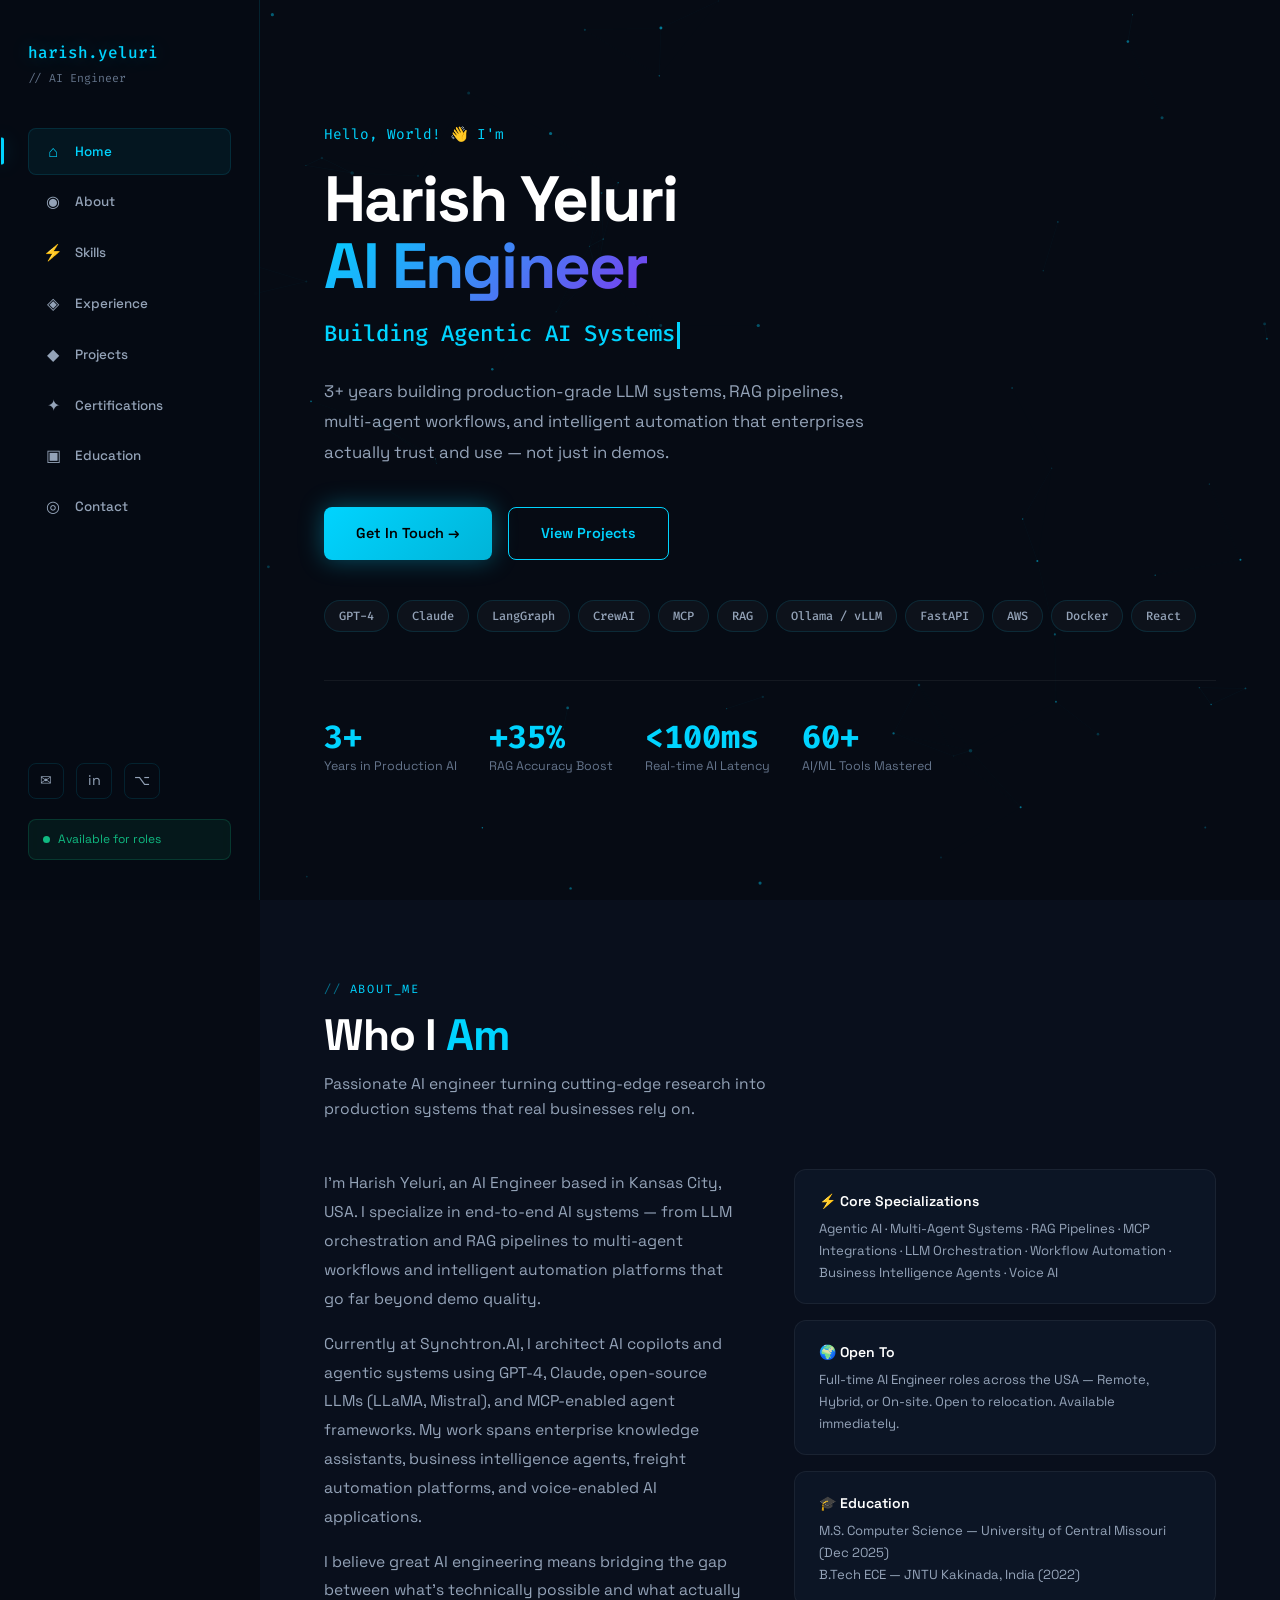
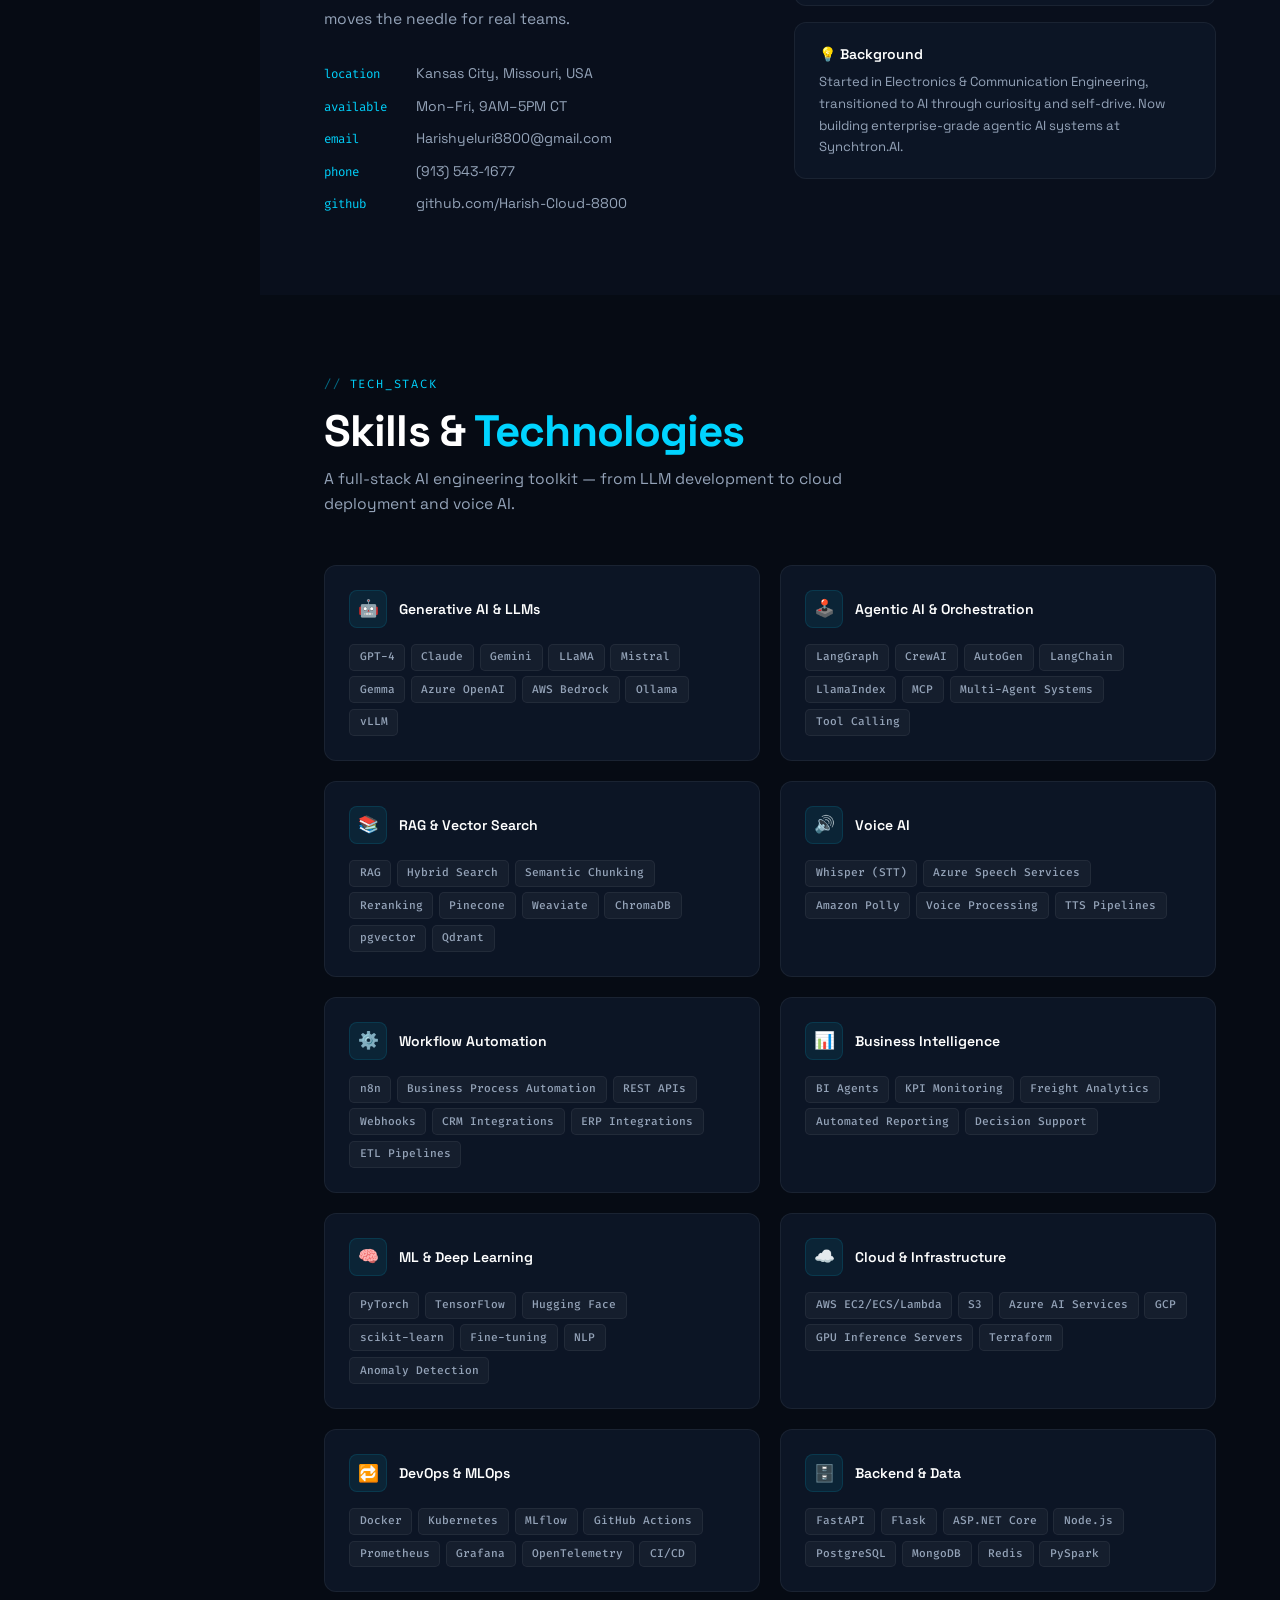
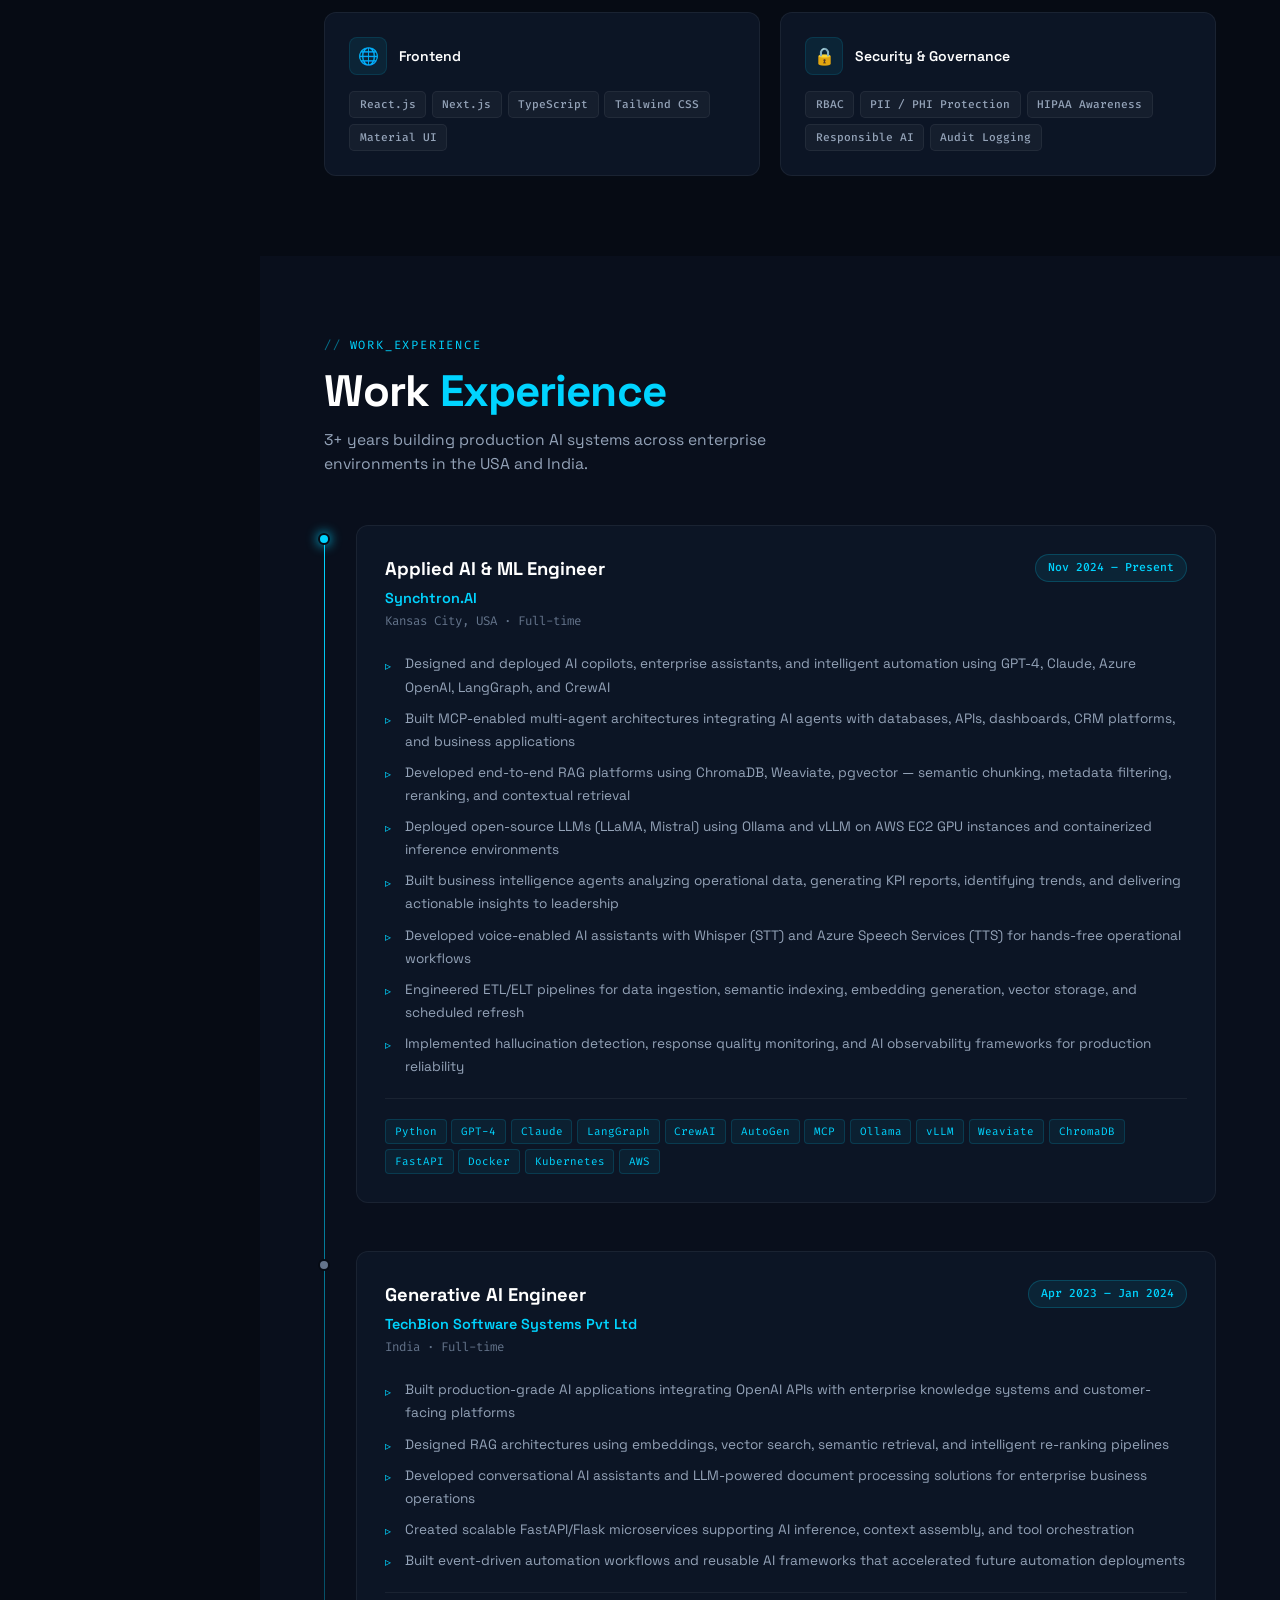
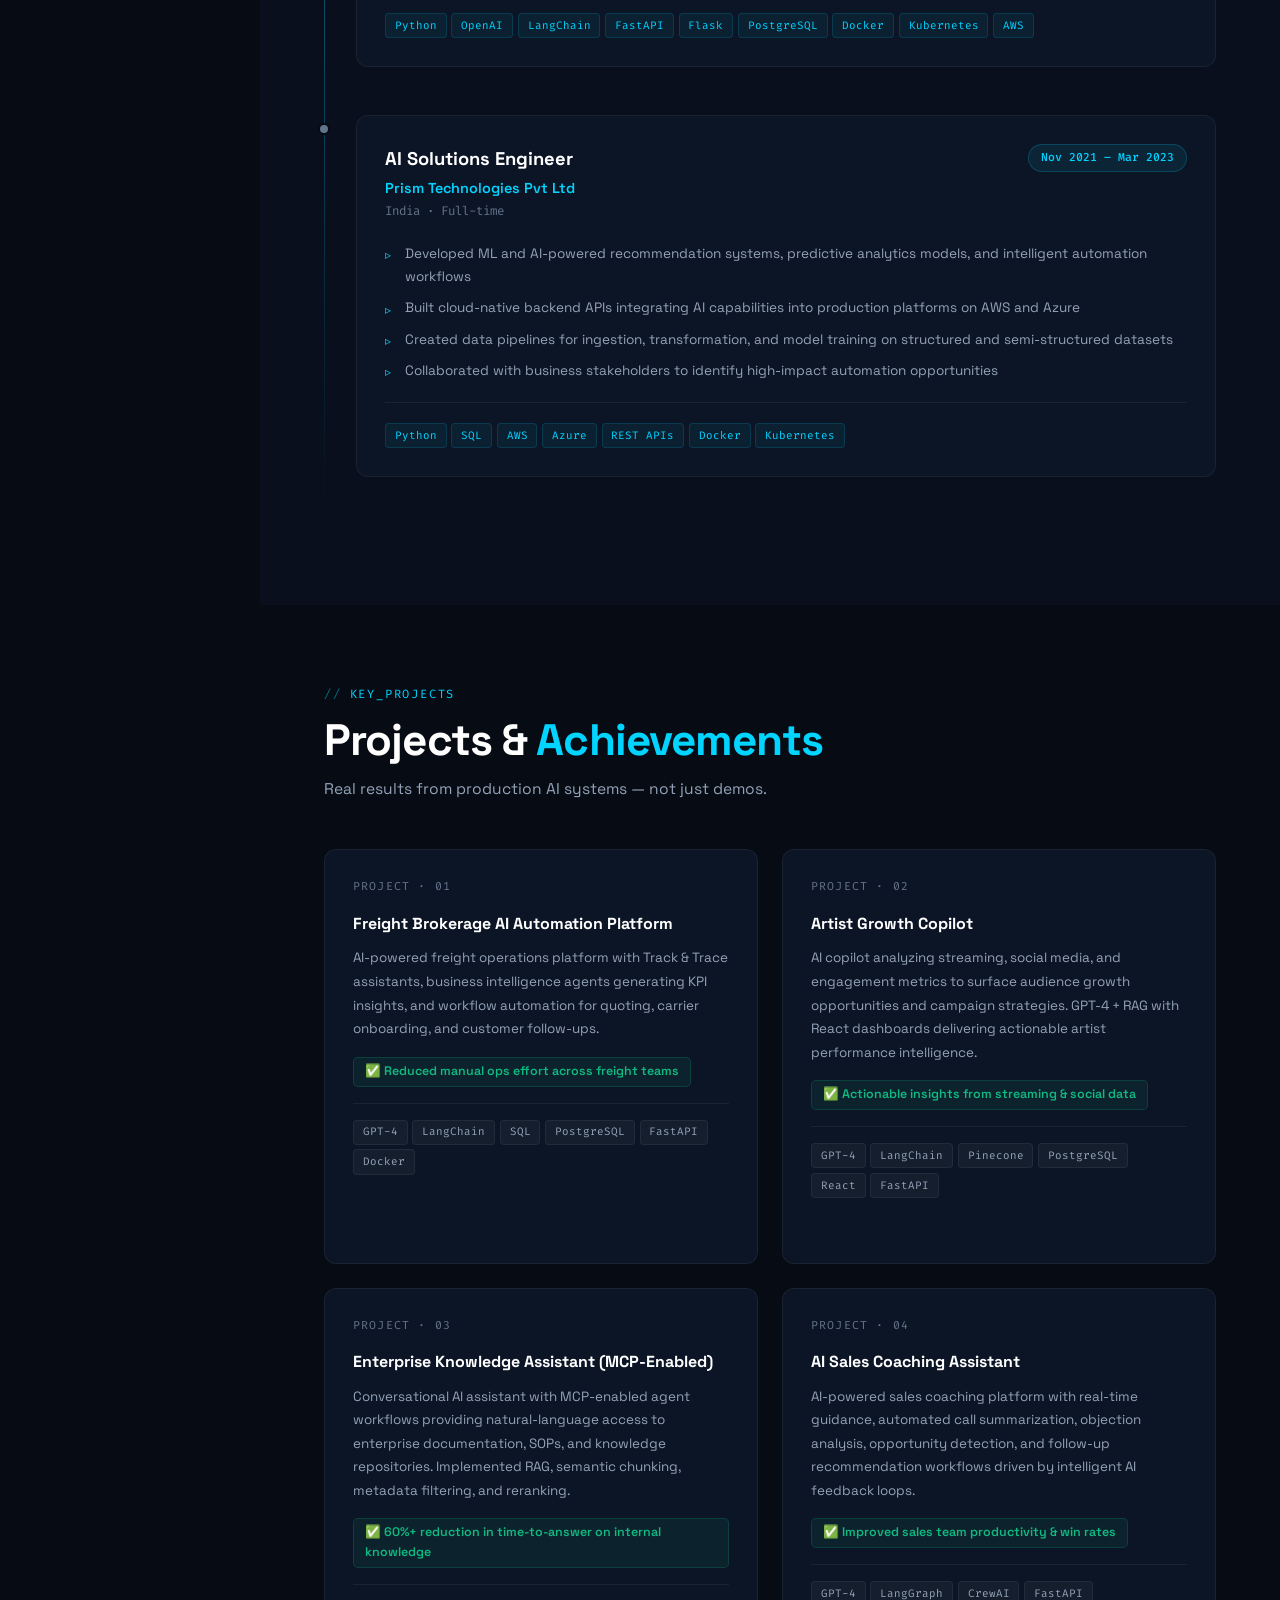
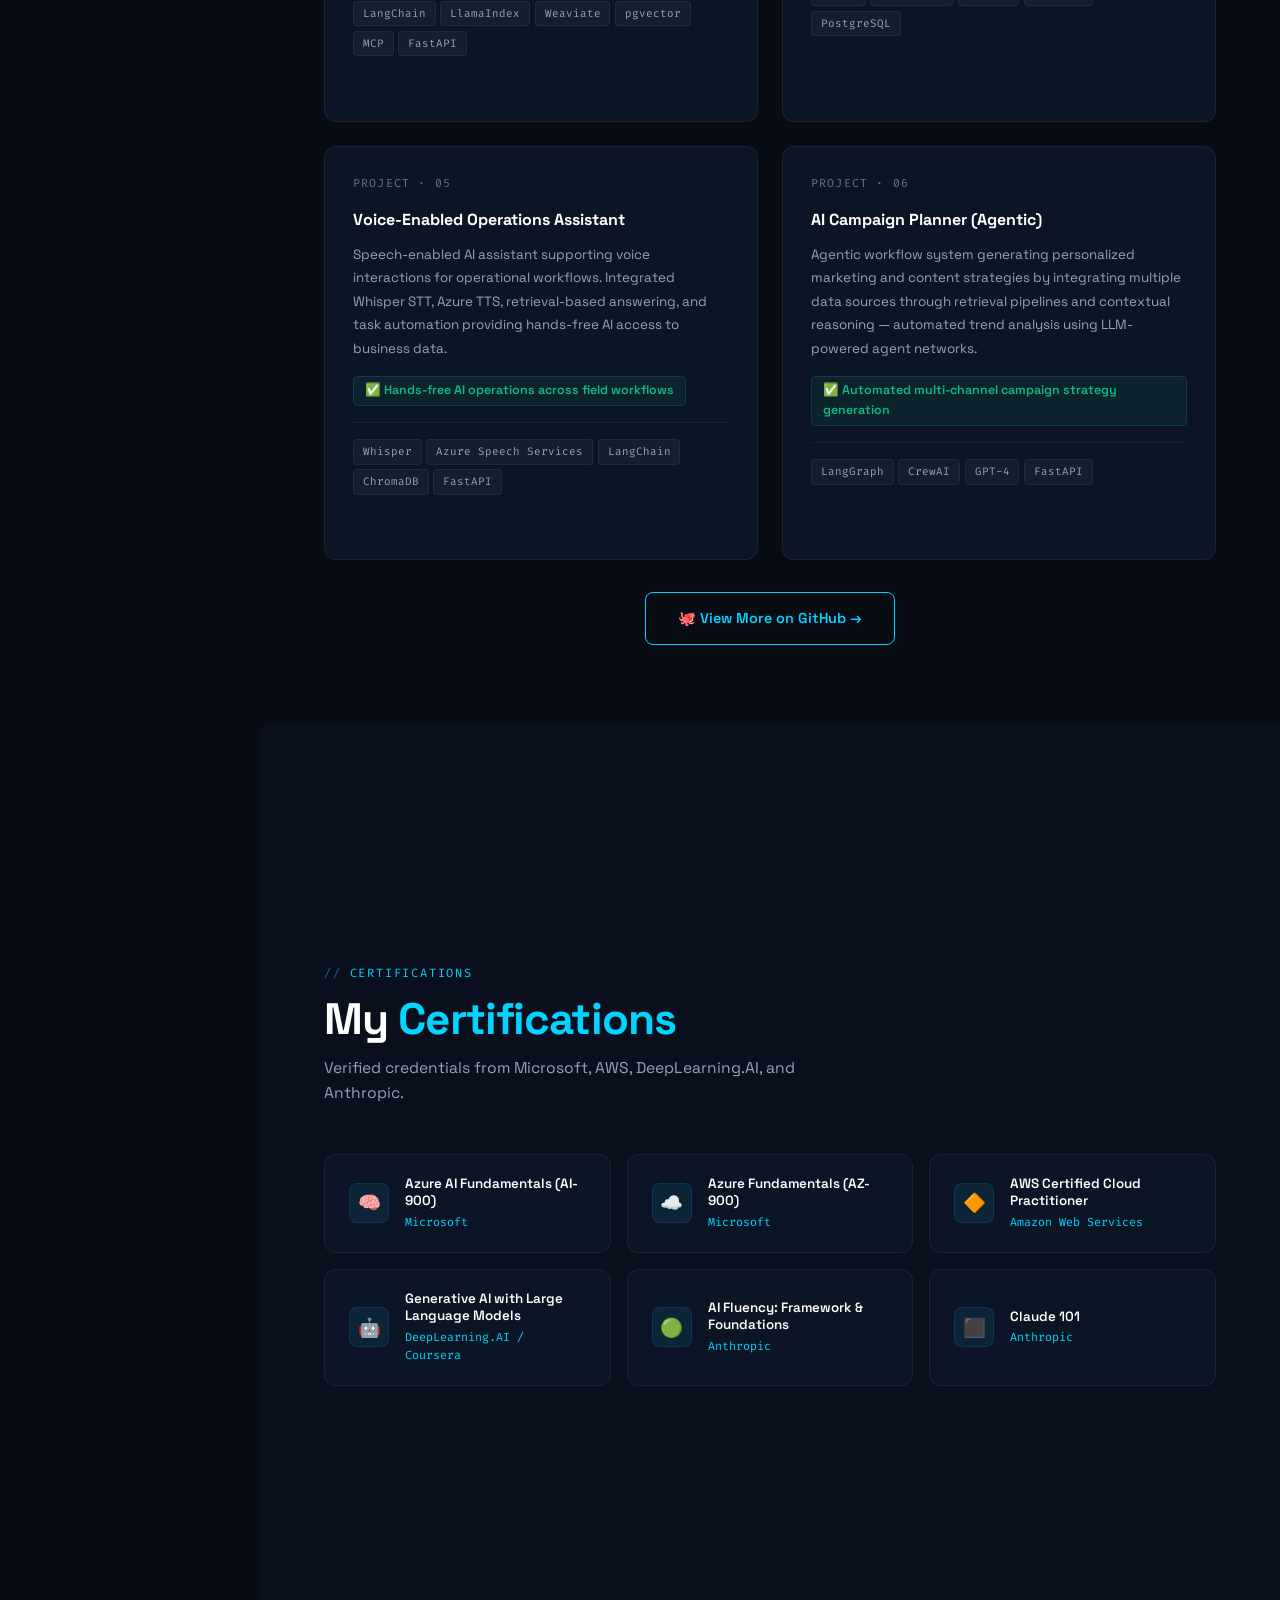
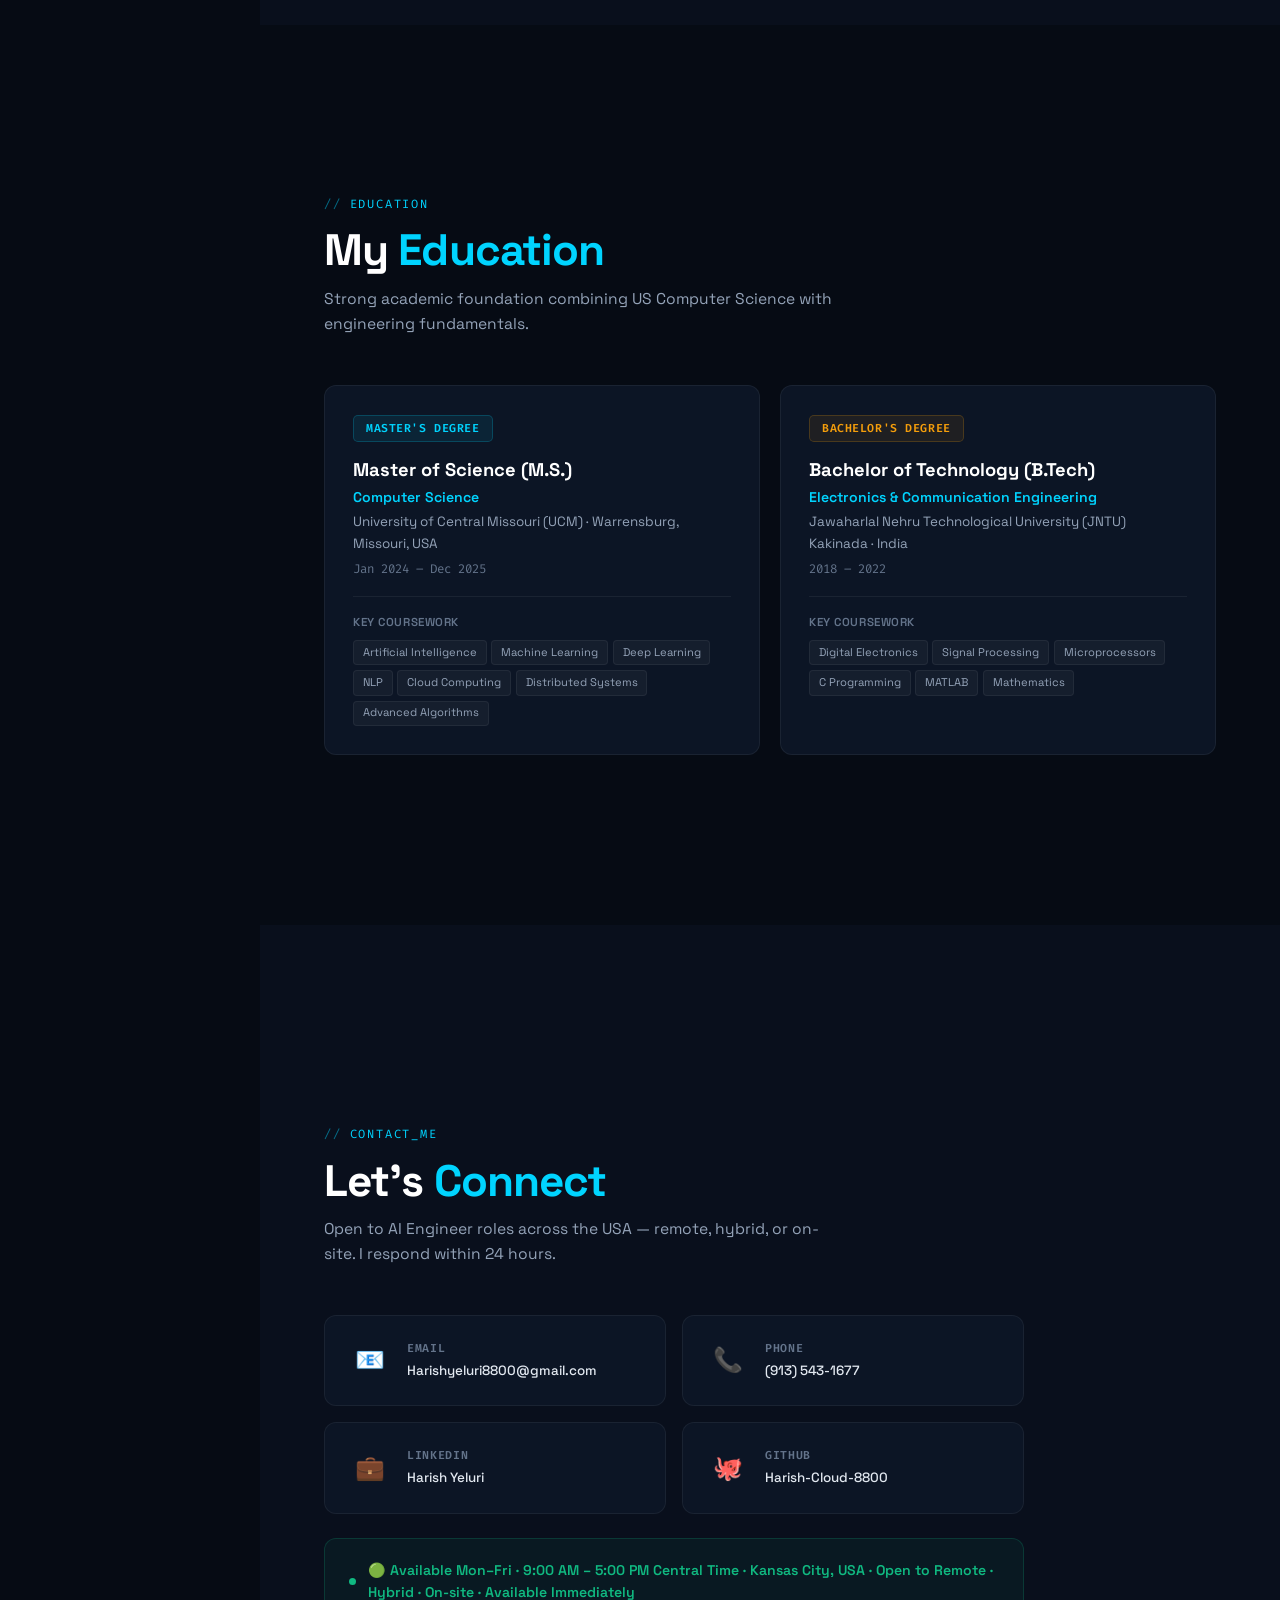
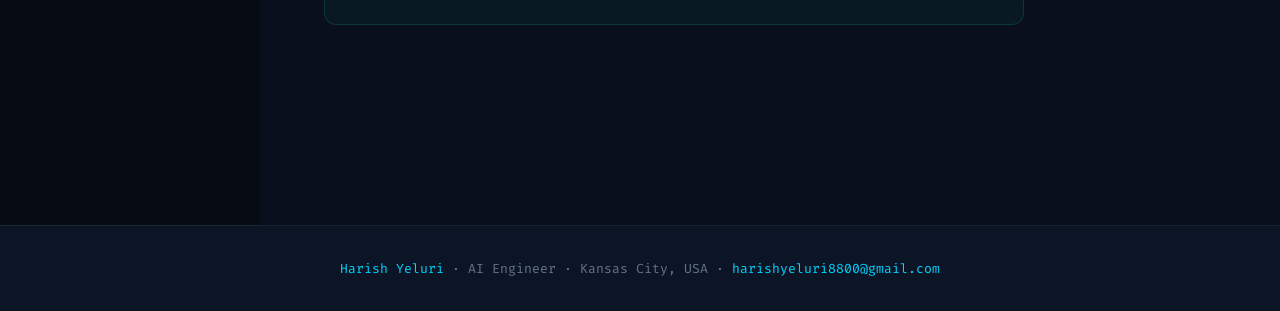
<file: Harish_Yeluri_Portfolio_Dark.html>
<!DOCTYPE html>
<html lang="en">
<head>
<meta charset="UTF-8">
<meta name="viewport" content="width=device-width, initial-scale=1.0">
<title>Harish Yeluri — AI Engineer</title>
<link href="https://fonts.googleapis.com/css2?family=Space+Grotesk:wght@300;400;500;600;700&family=Fira+Code:wght@400;500&display=swap" rel="stylesheet">
<style>
*,*::before,*::after{box-sizing:border-box;margin:0;padding:0}

:root{
  --bg:#060b14;
  --bg2:#0c1525;
  --bg3:#111d30;
  --cyan:#00d4ff;
  --cyan2:#00b4d8;
  --purple:#7c3aed;
  --green:#10b981;
  --amber:#f59e0b;
  --pink:#ec4899;
  --text:#e2e8f0;
  --text2:#94a3b8;
  --text3:#64748b;
  --border:rgba(0,212,255,0.12);
  --border2:rgba(255,255,255,0.06);
  --glow:0 0 20px rgba(0,212,255,0.3);
  --glow2:0 0 40px rgba(0,212,255,0.15);
  --radius:12px;
  --nav:260px;
}

html{scroll-behavior:smooth}
body{font-family:'Space Grotesk',sans-serif;background:var(--bg);color:var(--text);line-height:1.6;overflow-x:hidden}
::selection{background:rgba(0,212,255,0.2);color:var(--cyan)}
::-webkit-scrollbar{width:4px}
::-webkit-scrollbar-track{background:var(--bg)}
::-webkit-scrollbar-thumb{background:var(--cyan);border-radius:2px}

/* ── CANVAS PARTICLES ── */
#particles{position:fixed;top:0;left:0;width:100%;height:100%;z-index:0;pointer-events:none}

/* ── SIDEBAR NAV ── */
.sidebar{
  position:fixed;left:0;top:0;bottom:0;width:var(--nav);
  background:rgba(6,11,20,0.95);
  backdrop-filter:blur(20px);
  border-right:1px solid var(--border);
  display:flex;flex-direction:column;
  padding:2.5rem 1.75rem;
  z-index:100;
}
.sidebar-logo{
  font-family:'Fira Code',monospace;
  font-size:1rem;font-weight:500;
  color:var(--cyan);
  margin-bottom:0.25rem;
  text-shadow:var(--glow);
}
.sidebar-tagline{font-size:0.72rem;color:var(--text3);margin-bottom:2.5rem;font-family:'Fira Code',monospace}
.nav-links{list-style:none;display:flex;flex-direction:column;gap:0.25rem;flex:1}
.nav-links a{
  display:flex;align-items:center;gap:0.75rem;
  text-decoration:none;
  padding:0.6rem 0.875rem;
  border-radius:8px;
  font-size:0.84rem;font-weight:500;
  color:var(--text2);
  transition:all 0.2s;
  position:relative;
  border:1px solid transparent;
}
.nav-links a:hover,.nav-links a.active{
  color:var(--cyan);
  background:rgba(0,212,255,0.06);
  border-color:var(--border);
}
.nav-links a.active::before{
  content:'';position:absolute;left:-1.75rem;top:50%;transform:translateY(-50%);
  width:3px;height:60%;background:var(--cyan);border-radius:0 2px 2px 0;
  box-shadow:var(--glow);
}
.nav-icon{font-size:1rem;width:20px;text-align:center}
.sidebar-social{display:flex;gap:0.75rem;margin-top:2rem}
.s-link{
  width:36px;height:36px;border-radius:8px;
  border:1px solid var(--border);
  display:flex;align-items:center;justify-content:center;
  color:var(--text2);text-decoration:none;font-size:0.9rem;
  transition:all 0.2s;
}
.s-link:hover{color:var(--cyan);border-color:var(--cyan);box-shadow:var(--glow);background:rgba(0,212,255,0.06)}
.sidebar-avail{
  margin-top:1.25rem;
  padding:0.625rem 0.875rem;
  border-radius:8px;
  background:rgba(16,185,129,0.08);
  border:1px solid rgba(16,185,129,0.2);
  font-size:0.75rem;color:var(--green);
  display:flex;align-items:center;gap:0.5rem;
}
.avail-dot{width:7px;height:7px;background:var(--green);border-radius:50%;animation:pulse2 2s infinite;flex-shrink:0}
@keyframes pulse2{0%,100%{opacity:1;transform:scale(1)}50%{opacity:0.5;transform:scale(1.3)}}

/* ── MAIN CONTENT ── */
main{margin-left:var(--nav);position:relative;z-index:1}
section{min-height:100vh;padding:5rem 4rem;display:flex;flex-direction:column;justify-content:center}
section:nth-child(even){background:rgba(12,21,37,0.5)}

/* ── EYEBROW ── */
.eyebrow{
  font-family:'Fira Code',monospace;
  font-size:0.75rem;color:var(--cyan);
  letter-spacing:0.15em;text-transform:uppercase;
  margin-bottom:0.75rem;
  display:flex;align-items:center;gap:0.5rem;
}
.eyebrow::before{content:'//';opacity:0.5}
.section-h{
  font-size:clamp(1.8rem,3.5vw,2.75rem);
  font-weight:700;
  color:#fff;
  line-height:1.1;
  letter-spacing:-0.02em;
  margin-bottom:0.75rem;
}
.section-h span{color:var(--cyan)}
.section-desc{font-size:0.975rem;color:var(--text2);max-width:520px;margin-bottom:3rem}

/* ── HERO ── */
#home{
  min-height:100vh;
  padding:4rem 4rem;
  display:flex;flex-direction:column;justify-content:center;
  position:relative;
}
.hero-pre{
  font-family:'Fira Code',monospace;
  font-size:0.9rem;color:var(--cyan);
  margin-bottom:1.25rem;
  opacity:0;animation:fadeUp 0.6s 0.2s forwards;
}
.hero-h1{
  font-size:clamp(2.5rem,5vw,4.5rem);
  font-weight:700;
  line-height:1.05;
  letter-spacing:-0.03em;
  color:#fff;
  margin-bottom:1rem;
  opacity:0;animation:fadeUp 0.6s 0.4s forwards;
}
.hero-h1 .grad{
  background:linear-gradient(135deg,var(--cyan) 0%,var(--purple) 100%);
  -webkit-background-clip:text;-webkit-text-fill-color:transparent;background-clip:text;
}
.hero-typing-wrap{
  font-size:1.4rem;font-weight:500;color:var(--text);
  margin-bottom:1.75rem;
  height:2rem;
  opacity:0;animation:fadeUp 0.6s 0.6s forwards;
  font-family:'Fira Code',monospace;
}
#typed-text{color:var(--cyan)}
.cursor{display:inline-block;width:3px;height:1.2em;background:var(--cyan);margin-left:2px;vertical-align:middle;animation:blink 1s step-end infinite}
@keyframes blink{0%,100%{opacity:1}50%{opacity:0}}
.hero-desc{
  font-size:1.05rem;color:var(--text2);
  max-width:560px;line-height:1.8;
  margin-bottom:2.5rem;
  opacity:0;animation:fadeUp 0.6s 0.8s forwards;
}
.hero-actions{
  display:flex;gap:1rem;flex-wrap:wrap;
  opacity:0;animation:fadeUp 0.6s 1s forwards;
}
.btn-glow{
  padding:0.875rem 2rem;border-radius:8px;
  font-size:0.9rem;font-weight:600;text-decoration:none;
  background:linear-gradient(135deg,var(--cyan),var(--cyan2));
  color:#000;
  transition:all 0.25s;display:inline-flex;align-items:center;gap:0.5rem;
  box-shadow:0 0 24px rgba(0,212,255,0.35);
}
.btn-glow:hover{transform:translateY(-2px);box-shadow:0 0 40px rgba(0,212,255,0.55)}
.btn-outline{
  padding:0.875rem 2rem;border-radius:8px;
  font-size:0.9rem;font-weight:600;text-decoration:none;
  background:transparent;color:var(--cyan);
  border:1.5px solid var(--cyan);
  transition:all 0.25s;display:inline-flex;align-items:center;gap:0.5rem;
}
.btn-outline:hover{background:rgba(0,212,255,0.07);transform:translateY(-2px);box-shadow:var(--glow)}
.hero-chips{
  display:flex;flex-wrap:wrap;gap:0.5rem;
  margin-top:2.5rem;
  opacity:0;animation:fadeUp 0.6s 1.1s forwards;
}
.hchip{
  padding:0.35rem 0.875rem;border-radius:100px;
  font-size:0.75rem;font-weight:500;
  font-family:'Fira Code',monospace;
  border:1px solid var(--border);
  color:var(--text2);background:rgba(255,255,255,0.03);
  transition:all 0.2s;cursor:default;
}
.hchip:hover{border-color:var(--cyan);color:var(--cyan);background:rgba(0,212,255,0.05)}

/* ── HERO STATS ── */
.hero-stats{
  display:flex;gap:2rem;flex-wrap:wrap;
  margin-top:3rem;padding-top:2.5rem;
  border-top:1px solid var(--border2);
  opacity:0;animation:fadeUp 0.6s 1.2s forwards;
}
.stat{text-align:left}
.stat-num{font-size:2rem;font-weight:700;color:var(--cyan);font-family:'Fira Code',monospace;line-height:1}
.stat-lbl{font-size:0.78rem;color:var(--text3);margin-top:0.25rem}

@keyframes fadeUp{from{opacity:0;transform:translateY(20px)}to{opacity:1;transform:translateY(0)}}

/* ── ABOUT ── */
.about-grid{display:grid;grid-template-columns:1fr 1fr;gap:3rem;align-items:start}
.about-text p{font-size:0.975rem;color:var(--text2);line-height:1.85;margin-bottom:1rem}
.about-meta{margin-top:1.75rem;display:flex;flex-direction:column;gap:0.6rem}
.am-row{display:flex;gap:0.75rem;align-items:baseline;font-size:0.875rem}
.am-key{color:var(--cyan);font-family:'Fira Code',monospace;font-size:0.78rem;min-width:80px;flex-shrink:0}
.am-val{color:var(--text2)}
.about-cards{display:flex;flex-direction:column;gap:1rem}
.about-card{
  padding:1.25rem 1.5rem;
  border-radius:var(--radius);
  background:var(--bg2);
  border:1px solid var(--border2);
  transition:border-color 0.2s,box-shadow 0.2s;
}
.about-card:hover{border-color:var(--border);box-shadow:var(--glow2)}
.ac-title{font-weight:600;font-size:0.875rem;color:#fff;margin-bottom:0.35rem;display:flex;align-items:center;gap:0.5rem}
.ac-body{font-size:0.82rem;color:var(--text2);line-height:1.65}

/* ── SKILLS ── */
.skills-grid{display:grid;grid-template-columns:repeat(auto-fit,minmax(300px,1fr));gap:1.25rem}
.skill-card{
  padding:1.5rem;border-radius:var(--radius);
  background:var(--bg2);border:1px solid var(--border2);
  transition:all 0.2s;
}
.skill-card:hover{border-color:var(--border);transform:translateY(-3px);box-shadow:var(--glow2)}
.sc-head{display:flex;align-items:center;gap:0.75rem;margin-bottom:1rem}
.sc-icon{
  width:38px;height:38px;border-radius:8px;
  display:flex;align-items:center;justify-content:center;font-size:1.05rem;
  background:rgba(0,212,255,0.08);border:1px solid var(--border);
}
.sc-name{font-weight:600;font-size:0.875rem;color:#fff}
.sc-tags{display:flex;flex-wrap:wrap;gap:0.35rem}
.sc-tag{
  padding:0.22rem 0.6rem;border-radius:5px;
  font-size:0.7rem;font-weight:500;
  font-family:'Fira Code',monospace;
  background:rgba(255,255,255,0.04);
  border:1px solid var(--border2);
  color:var(--text2);
  transition:all 0.15s;
}
.sc-tag:hover{border-color:var(--cyan);color:var(--cyan)}

/* ── EXPERIENCE ── */
.exp-timeline{position:relative;padding-left:2rem}
.exp-timeline::before{
  content:'';position:absolute;left:0;top:10px;bottom:0;
  width:1px;
  background:linear-gradient(180deg,var(--cyan) 0%,transparent 100%);
}
.exp-item{position:relative;margin-bottom:3rem}
.exp-dot{
  position:absolute;left:-2.375rem;top:8px;
  width:12px;height:12px;border-radius:50%;
  background:var(--cyan);
  box-shadow:0 0 12px var(--cyan);
  border:2px solid var(--bg);
}
.exp-dot.past{background:var(--text3);box-shadow:none}
.exp-card{
  padding:1.75rem;border-radius:var(--radius);
  background:var(--bg2);border:1px solid var(--border2);
  transition:all 0.2s;
}
.exp-card:hover{border-color:var(--border);box-shadow:var(--glow2)}
.exp-top{display:flex;justify-content:space-between;align-items:flex-start;flex-wrap:wrap;gap:0.5rem;margin-bottom:0.2rem}
.exp-role{font-size:1.15rem;font-weight:700;color:#fff}
.exp-badge{
  font-family:'Fira Code',monospace;
  font-size:0.72rem;font-weight:500;
  color:var(--cyan);
  background:rgba(0,212,255,0.08);
  border:1px solid rgba(0,212,255,0.2);
  padding:0.22rem 0.75rem;border-radius:100px;white-space:nowrap;
}
.exp-co{font-size:0.9rem;font-weight:600;color:var(--cyan);margin-bottom:0.15rem}
.exp-loc{font-size:0.78rem;color:var(--text3);margin-bottom:1.25rem;font-family:'Fira Code',monospace}
.exp-bullets{list-style:none;display:flex;flex-direction:column;gap:0.5rem}
.exp-bullets li{
  font-size:0.85rem;color:var(--text2);line-height:1.7;
  padding-left:1.25rem;position:relative;
}
.exp-bullets li::before{content:'▹';position:absolute;left:0;color:var(--cyan);font-size:0.75rem;top:0.2rem}
.exp-stack{margin-top:1.25rem;padding-top:1.25rem;border-top:1px solid var(--border2);display:flex;flex-wrap:wrap;gap:0.3rem}
.exp-tag{
  padding:0.18rem 0.55rem;border-radius:4px;
  font-size:0.68rem;font-family:'Fira Code',monospace;
  background:rgba(0,212,255,0.06);
  border:1px solid rgba(0,212,255,0.15);
  color:var(--cyan);
}

/* ── PROJECTS ── */
.projects-grid{display:grid;grid-template-columns:repeat(auto-fit,minmax(320px,1fr));gap:1.5rem}
.proj-card{
  padding:1.75rem;border-radius:var(--radius);
  background:var(--bg2);border:1px solid var(--border2);
  transition:all 0.25s;position:relative;overflow:hidden;
  display:block;text-decoration:none;cursor:pointer;
}
.proj-card::before{
  content:'';position:absolute;top:0;left:0;right:0;height:1px;
  background:linear-gradient(90deg,transparent,var(--cyan),transparent);
  transform:scaleX(0);transform-origin:center;
  transition:transform 0.35s ease;
}
.proj-card:hover{border-color:var(--border);transform:translateY(-4px);box-shadow:0 20px 60px rgba(0,0,0,0.4),var(--glow2)}
.proj-card:hover::before{transform:scaleX(1)}
.proj-num{
  font-family:'Fira Code',monospace;
  font-size:0.72rem;color:var(--text3);
  margin-bottom:0.875rem;letter-spacing:0.1em;
}
.proj-title{font-size:1rem;font-weight:700;color:#fff;margin-bottom:0.625rem}
.proj-desc{font-size:0.84rem;color:var(--text2);line-height:1.75;margin-bottom:1rem}
.proj-result{
  display:inline-flex;align-items:center;gap:0.35rem;
  font-size:0.78rem;font-weight:600;color:var(--green);
  background:rgba(16,185,129,0.08);
  border:1px solid rgba(16,185,129,0.2);
  padding:0.25rem 0.7rem;border-radius:5px;
  margin-bottom:1rem;
}
.proj-tech{display:flex;flex-wrap:wrap;gap:0.3rem;padding-top:1rem;border-top:1px solid var(--border2)}
.proj-tag{
  padding:0.18rem 0.55rem;border-radius:4px;
  font-size:0.68rem;font-family:'Fira Code',monospace;
  background:rgba(255,255,255,0.04);
  border:1px solid var(--border2);color:var(--text2);
}
.proj-gh{
  display:inline-flex;align-items:center;gap:0.35rem;
  font-size:0.75rem;font-weight:600;
  color:var(--cyan);font-family:'Fira Code',monospace;
  margin-top:1rem;
  opacity:0;transition:opacity 0.2s;
}
.proj-card:hover .proj-gh{opacity:1}

/* ── CERTS ── */
.certs-grid{display:grid;grid-template-columns:repeat(auto-fit,minmax(260px,1fr));gap:1rem}
.cert-card{
  padding:1.25rem 1.5rem;border-radius:var(--radius);
  background:var(--bg2);border:1px solid var(--border2);
  display:flex;align-items:center;gap:1rem;
  transition:all 0.2s;
}
.cert-card:hover{border-color:var(--border);box-shadow:var(--glow2)}
.cert-icon{
  width:40px;height:40px;border-radius:8px;
  display:flex;align-items:center;justify-content:center;
  font-size:1.15rem;flex-shrink:0;
  background:rgba(0,212,255,0.08);border:1px solid var(--border);
}
.cert-name{font-size:0.84rem;font-weight:600;color:#fff;line-height:1.3}
.cert-issuer{font-size:0.73rem;color:var(--cyan);margin-top:0.2rem;font-family:'Fira Code',monospace}

/* ── EDUCATION ── */
.edu-grid{display:grid;grid-template-columns:1fr 1fr;gap:1.25rem}
.edu-card{
  padding:1.75rem;border-radius:var(--radius);
  background:var(--bg2);border:1px solid var(--border2);
  transition:all 0.2s;
}
.edu-card:hover{border-color:var(--border);box-shadow:var(--glow2)}
.edu-pill{
  display:inline-block;
  padding:0.22rem 0.75rem;border-radius:5px;
  font-size:0.72rem;font-weight:600;font-family:'Fira Code',monospace;
  text-transform:uppercase;letter-spacing:0.05em;margin-bottom:1rem;
  background:rgba(0,212,255,0.08);border:1px solid rgba(0,212,255,0.2);
  color:var(--cyan);
}
.edu-pill.gold{background:rgba(245,158,11,0.08);border-color:rgba(245,158,11,0.2);color:var(--amber)}
.edu-deg{font-size:1.15rem;font-weight:700;color:#fff;margin-bottom:0.2rem;line-height:1.3}
.edu-field{font-size:0.88rem;font-weight:600;color:var(--cyan);margin-bottom:0.2rem}
.edu-uni{font-size:0.84rem;color:var(--text2);margin-bottom:0.375rem}
.edu-date{font-size:0.78rem;color:var(--text3);font-family:'Fira Code',monospace}
.edu-courses{margin-top:1rem;padding-top:1rem;border-top:1px solid var(--border2)}
.edu-ct{font-size:0.72rem;font-weight:600;color:var(--text3);text-transform:uppercase;letter-spacing:0.05em;margin-bottom:0.5rem}
.edu-tags{display:flex;flex-wrap:wrap;gap:0.3rem}
.edu-tag{padding:0.18rem 0.55rem;border-radius:4px;font-size:0.7rem;background:rgba(255,255,255,0.04);border:1px solid var(--border2);color:var(--text2)}

/* ── CONTACT ── */
.contact-inner{max-width:700px}
.contact-grid{display:grid;grid-template-columns:repeat(2,1fr);gap:1rem;margin-bottom:1.5rem}
.cc{
  padding:1.5rem;border-radius:var(--radius);
  background:var(--bg2);border:1px solid var(--border2);
  text-decoration:none;transition:all 0.2s;
  display:flex;align-items:center;gap:1rem;
}
.cc:hover{border-color:var(--cyan);box-shadow:var(--glow);transform:translateY(-2px)}
.cc-icon{font-size:1.5rem;width:42px;text-align:center}
.cc-label{font-size:0.72rem;font-weight:600;color:var(--text3);text-transform:uppercase;letter-spacing:0.06em;font-family:'Fira Code',monospace}
.cc-val{font-size:0.84rem;color:var(--text);font-weight:500;margin-top:0.1rem}
.avail-box{
  padding:1.25rem 1.5rem;border-radius:var(--radius);
  background:rgba(16,185,129,0.06);
  border:1px solid rgba(16,185,129,0.2);
  color:var(--green);font-weight:600;font-size:0.88rem;
  display:flex;align-items:center;gap:0.75rem;
  line-height:1.6;
}

/* ── FOOTER ── */
footer{
  margin-left:0;
  background:var(--bg2);
  border-top:1px solid var(--border2);
  text-align:center;padding:2rem;
  color:var(--text3);font-size:0.82rem;
  font-family:'Fira Code',monospace;
}
footer span{color:var(--cyan)}

/* ── SCROLL FADE ── */
.fade-in{opacity:0;transform:translateY(24px);transition:opacity 0.65s ease,transform 0.65s ease}
.fade-in.visible{opacity:1;transform:translateY(0)}

/* ── RESPONSIVE ── */
@media(max-width:900px){
  :root{--nav:0px}
  .sidebar{display:none}
  main{margin-left:0}
  section{padding:4rem 1.5rem}
  .about-grid,.edu-grid{grid-template-columns:1fr}
  .contact-grid{grid-template-columns:1fr}
  .hero-stats{gap:1.25rem}
}
</style>
</head>
<body>

<canvas id="particles"></canvas>

<!-- SIDEBAR -->
<aside class="sidebar">
  <div class="sidebar-logo">harish.yeluri</div>
  <div class="sidebar-tagline">// AI Engineer</div>
  <ul class="nav-links">
    <li><a href="#home" class="active"><span class="nav-icon">⌂</span> Home</a></li>
    <li><a href="#about"><span class="nav-icon">◉</span> About</a></li>
    <li><a href="#skills"><span class="nav-icon">⚡</span> Skills</a></li>
    <li><a href="#experience"><span class="nav-icon">◈</span> Experience</a></li>
    <li><a href="#projects"><span class="nav-icon">◆</span> Projects</a></li>
    <li><a href="#certifications"><span class="nav-icon">✦</span> Certifications</a></li>
    <li><a href="#education"><span class="nav-icon">▣</span> Education</a></li>
    <li><a href="#contact"><span class="nav-icon">◎</span> Contact</a></li>
  </ul>
  <div class="sidebar-social">
    <a class="s-link" href="mailto:Harishyeluri8800@gmail.com" title="Email">✉</a>
    <a class="s-link" href="https://www.linkedin.com/in/harish8800/" target="_blank" title="LinkedIn">in</a>
    <a class="s-link" href="https://github.com/Harish-Cloud-8800" target="_blank" title="GitHub">⌥</a>
  </div>
  <div class="sidebar-avail">
    <div class="avail-dot"></div>
    <div>Available for roles</div>
  </div>
</aside>

<!-- MAIN -->
<main>

<!-- HOME -->
<section id="home">
  <p class="hero-pre">Hello, World! 👋  I'm</p>
  <h1 class="hero-h1">Harish Yeluri<br><span class="grad">AI Engineer</span></h1>
  <div class="hero-typing-wrap">
    <span id="typed-text"></span><span class="cursor"></span>
  </div>
  <p class="hero-desc">3+ years building production-grade LLM systems, RAG pipelines, multi-agent workflows, and intelligent automation that enterprises actually trust and use — not just in demos.</p>
  <div class="hero-actions">
    <a href="#contact" class="btn-glow">Get In Touch →</a>
    <a href="#projects" class="btn-outline">View Projects</a>
  </div>
  <div class="hero-chips">
    <span class="hchip">GPT-4</span>
    <span class="hchip">Claude</span>
    <span class="hchip">LangGraph</span>
    <span class="hchip">CrewAI</span>
    <span class="hchip">MCP</span>
    <span class="hchip">RAG</span>
    <span class="hchip">Ollama / vLLM</span>
    <span class="hchip">FastAPI</span>
    <span class="hchip">AWS</span>
    <span class="hchip">Docker</span>
    <span class="hchip">React</span>
  </div>
  <div class="hero-stats">
    <div class="stat"><div class="stat-num">3+</div><div class="stat-lbl">Years in Production AI</div></div>
    <div class="stat"><div class="stat-num">+35%</div><div class="stat-lbl">RAG Accuracy Boost</div></div>
    <div class="stat"><div class="stat-num">&lt;100ms</div><div class="stat-lbl">Real-time AI Latency</div></div>
    <div class="stat"><div class="stat-num">60+</div><div class="stat-lbl">AI/ML Tools Mastered</div></div>
  </div>
</section>

<!-- ABOUT -->
<section id="about">
  <div class="fade-in">
    <div class="eyebrow">about_me</div>
    <h2 class="section-h">Who I <span>Am</span></h2>
    <p class="section-desc">Passionate AI engineer turning cutting-edge research into production systems that real businesses rely on.</p>
  </div>
  <div class="about-grid fade-in">
    <div class="about-text">
      <p>I'm Harish Yeluri, an AI Engineer based in Kansas City, USA. I specialize in end-to-end AI systems — from LLM orchestration and RAG pipelines to multi-agent workflows and intelligent automation platforms that go far beyond demo quality.</p>
      <p>Currently at Synchtron.AI, I architect AI copilots and agentic systems using GPT-4, Claude, open-source LLMs (LLaMA, Mistral), and MCP-enabled agent frameworks. My work spans enterprise knowledge assistants, business intelligence agents, freight automation platforms, and voice-enabled AI applications.</p>
      <p>I believe great AI engineering means bridging the gap between what's technically possible and what actually moves the needle for real teams.</p>
      <div class="about-meta">
        <div class="am-row"><span class="am-key">location</span><span class="am-val">Kansas City, Missouri, USA</span></div>
        <div class="am-row"><span class="am-key">available</span><span class="am-val">Mon–Fri, 9AM–5PM CT</span></div>
        <div class="am-row"><span class="am-key">email</span><span class="am-val">Harishyeluri8800@gmail.com</span></div>
        <div class="am-row"><span class="am-key">phone</span><span class="am-val">(913) 543-1677</span></div>
        <div class="am-row"><span class="am-key">github</span><span class="am-val">github.com/Harish-Cloud-8800</span></div>
      </div>
    </div>
    <div class="about-cards">
      <div class="about-card">
        <div class="ac-title">⚡ Core Specializations</div>
        <div class="ac-body">Agentic AI · Multi-Agent Systems · RAG Pipelines · MCP Integrations · LLM Orchestration · Workflow Automation · Business Intelligence Agents · Voice AI</div>
      </div>
      <div class="about-card">
        <div class="ac-title">🌍 Open To</div>
        <div class="ac-body">Full-time AI Engineer roles across the USA — Remote, Hybrid, or On-site. Open to relocation. Available immediately.</div>
      </div>
      <div class="about-card">
        <div class="ac-title">🎓 Education</div>
        <div class="ac-body">M.S. Computer Science — University of Central Missouri (Dec 2025)<br>B.Tech ECE — JNTU Kakinada, India (2022)</div>
      </div>
      <div class="about-card">
        <div class="ac-title">💡 Background</div>
        <div class="ac-body">Started in Electronics & Communication Engineering, transitioned to AI through curiosity and self-drive. Now building enterprise-grade agentic AI systems at Synchtron.AI.</div>
      </div>
    </div>
  </div>
</section>

<!-- SKILLS -->
<section id="skills">
  <div class="fade-in">
    <div class="eyebrow">tech_stack</div>
    <h2 class="section-h">Skills & <span>Technologies</span></h2>
    <p class="section-desc">A full-stack AI engineering toolkit — from LLM development to cloud deployment and voice AI.</p>
  </div>
  <div class="skills-grid fade-in">
    <div class="skill-card">
      <div class="sc-head"><div class="sc-icon">🤖</div><div class="sc-name">Generative AI & LLMs</div></div>
      <div class="sc-tags"><span class="sc-tag">GPT-4</span><span class="sc-tag">Claude</span><span class="sc-tag">Gemini</span><span class="sc-tag">LLaMA</span><span class="sc-tag">Mistral</span><span class="sc-tag">Gemma</span><span class="sc-tag">Azure OpenAI</span><span class="sc-tag">AWS Bedrock</span><span class="sc-tag">Ollama</span><span class="sc-tag">vLLM</span></div>
    </div>
    <div class="skill-card">
      <div class="sc-head"><div class="sc-icon">🕹️</div><div class="sc-name">Agentic AI & Orchestration</div></div>
      <div class="sc-tags"><span class="sc-tag">LangGraph</span><span class="sc-tag">CrewAI</span><span class="sc-tag">AutoGen</span><span class="sc-tag">LangChain</span><span class="sc-tag">LlamaIndex</span><span class="sc-tag">MCP</span><span class="sc-tag">Multi-Agent Systems</span><span class="sc-tag">Tool Calling</span></div>
    </div>
    <div class="skill-card">
      <div class="sc-head"><div class="sc-icon">📚</div><div class="sc-name">RAG & Vector Search</div></div>
      <div class="sc-tags"><span class="sc-tag">RAG</span><span class="sc-tag">Hybrid Search</span><span class="sc-tag">Semantic Chunking</span><span class="sc-tag">Reranking</span><span class="sc-tag">Pinecone</span><span class="sc-tag">Weaviate</span><span class="sc-tag">ChromaDB</span><span class="sc-tag">pgvector</span><span class="sc-tag">Qdrant</span></div>
    </div>
    <div class="skill-card">
      <div class="sc-head"><div class="sc-icon">🔊</div><div class="sc-name">Voice AI</div></div>
      <div class="sc-tags"><span class="sc-tag">Whisper (STT)</span><span class="sc-tag">Azure Speech Services</span><span class="sc-tag">Amazon Polly</span><span class="sc-tag">Voice Processing</span><span class="sc-tag">TTS Pipelines</span></div>
    </div>
    <div class="skill-card">
      <div class="sc-head"><div class="sc-icon">⚙️</div><div class="sc-name">Workflow Automation</div></div>
      <div class="sc-tags"><span class="sc-tag">n8n</span><span class="sc-tag">Business Process Automation</span><span class="sc-tag">REST APIs</span><span class="sc-tag">Webhooks</span><span class="sc-tag">CRM Integrations</span><span class="sc-tag">ERP Integrations</span><span class="sc-tag">ETL Pipelines</span></div>
    </div>
    <div class="skill-card">
      <div class="sc-head"><div class="sc-icon">📊</div><div class="sc-name">Business Intelligence</div></div>
      <div class="sc-tags"><span class="sc-tag">BI Agents</span><span class="sc-tag">KPI Monitoring</span><span class="sc-tag">Freight Analytics</span><span class="sc-tag">Automated Reporting</span><span class="sc-tag">Decision Support</span></div>
    </div>
    <div class="skill-card">
      <div class="sc-head"><div class="sc-icon">🧠</div><div class="sc-name">ML & Deep Learning</div></div>
      <div class="sc-tags"><span class="sc-tag">PyTorch</span><span class="sc-tag">TensorFlow</span><span class="sc-tag">Hugging Face</span><span class="sc-tag">scikit-learn</span><span class="sc-tag">Fine-tuning</span><span class="sc-tag">NLP</span><span class="sc-tag">Anomaly Detection</span></div>
    </div>
    <div class="skill-card">
      <div class="sc-head"><div class="sc-icon">☁️</div><div class="sc-name">Cloud & Infrastructure</div></div>
      <div class="sc-tags"><span class="sc-tag">AWS EC2/ECS/Lambda</span><span class="sc-tag">S3</span><span class="sc-tag">Azure AI Services</span><span class="sc-tag">GCP</span><span class="sc-tag">GPU Inference Servers</span><span class="sc-tag">Terraform</span></div>
    </div>
    <div class="skill-card">
      <div class="sc-head"><div class="sc-icon">🔁</div><div class="sc-name">DevOps & MLOps</div></div>
      <div class="sc-tags"><span class="sc-tag">Docker</span><span class="sc-tag">Kubernetes</span><span class="sc-tag">MLflow</span><span class="sc-tag">GitHub Actions</span><span class="sc-tag">Prometheus</span><span class="sc-tag">Grafana</span><span class="sc-tag">OpenTelemetry</span><span class="sc-tag">CI/CD</span></div>
    </div>
    <div class="skill-card">
      <div class="sc-head"><div class="sc-icon">🗄️</div><div class="sc-name">Backend & Data</div></div>
      <div class="sc-tags"><span class="sc-tag">FastAPI</span><span class="sc-tag">Flask</span><span class="sc-tag">ASP.NET Core</span><span class="sc-tag">Node.js</span><span class="sc-tag">PostgreSQL</span><span class="sc-tag">MongoDB</span><span class="sc-tag">Redis</span><span class="sc-tag">PySpark</span></div>
    </div>
    <div class="skill-card">
      <div class="sc-head"><div class="sc-icon">🌐</div><div class="sc-name">Frontend</div></div>
      <div class="sc-tags"><span class="sc-tag">React.js</span><span class="sc-tag">Next.js</span><span class="sc-tag">TypeScript</span><span class="sc-tag">Tailwind CSS</span><span class="sc-tag">Material UI</span></div>
    </div>
    <div class="skill-card">
      <div class="sc-head"><div class="sc-icon">🔒</div><div class="sc-name">Security & Governance</div></div>
      <div class="sc-tags"><span class="sc-tag">RBAC</span><span class="sc-tag">PII / PHI Protection</span><span class="sc-tag">HIPAA Awareness</span><span class="sc-tag">Responsible AI</span><span class="sc-tag">Audit Logging</span></div>
    </div>
  </div>
</section>

<!-- EXPERIENCE -->
<section id="experience">
  <div class="fade-in">
    <div class="eyebrow">work_experience</div>
    <h2 class="section-h">Work <span>Experience</span></h2>
    <p class="section-desc">3+ years building production AI systems across enterprise environments in the USA and India.</p>
  </div>
  <div class="exp-timeline fade-in">

    <div class="exp-item">
      <div class="exp-dot"></div>
      <div class="exp-card">
        <div class="exp-top">
          <div class="exp-role">Applied AI & ML Engineer</div>
          <span class="exp-badge">Nov 2024 – Present</span>
        </div>
        <div class="exp-co">Synchtron.AI</div>
        <div class="exp-loc">Kansas City, USA · Full-time</div>
        <ul class="exp-bullets">
          <li>Designed and deployed AI copilots, enterprise assistants, and intelligent automation using GPT-4, Claude, Azure OpenAI, LangGraph, and CrewAI</li>
          <li>Built MCP-enabled multi-agent architectures integrating AI agents with databases, APIs, dashboards, CRM platforms, and business applications</li>
          <li>Developed end-to-end RAG platforms using ChromaDB, Weaviate, pgvector — semantic chunking, metadata filtering, reranking, and contextual retrieval</li>
          <li>Deployed open-source LLMs (LLaMA, Mistral) using Ollama and vLLM on AWS EC2 GPU instances and containerized inference environments</li>
          <li>Built business intelligence agents analyzing operational data, generating KPI reports, identifying trends, and delivering actionable insights to leadership</li>
          <li>Developed voice-enabled AI assistants with Whisper (STT) and Azure Speech Services (TTS) for hands-free operational workflows</li>
          <li>Engineered ETL/ELT pipelines for data ingestion, semantic indexing, embedding generation, vector storage, and scheduled refresh</li>
          <li>Implemented hallucination detection, response quality monitoring, and AI observability frameworks for production reliability</li>
        </ul>
        <div class="exp-stack">
          <span class="exp-tag">Python</span><span class="exp-tag">GPT-4</span><span class="exp-tag">Claude</span><span class="exp-tag">LangGraph</span><span class="exp-tag">CrewAI</span><span class="exp-tag">AutoGen</span><span class="exp-tag">MCP</span><span class="exp-tag">Ollama</span><span class="exp-tag">vLLM</span><span class="exp-tag">Weaviate</span><span class="exp-tag">ChromaDB</span><span class="exp-tag">FastAPI</span><span class="exp-tag">Docker</span><span class="exp-tag">Kubernetes</span><span class="exp-tag">AWS</span>
        </div>
      </div>
    </div>

    <div class="exp-item">
      <div class="exp-dot past"></div>
      <div class="exp-card">
        <div class="exp-top">
          <div class="exp-role">Generative AI Engineer</div>
          <span class="exp-badge">Apr 2023 – Jan 2024</span>
        </div>
        <div class="exp-co">TechBion Software Systems Pvt Ltd</div>
        <div class="exp-loc">India · Full-time</div>
        <ul class="exp-bullets">
          <li>Built production-grade AI applications integrating OpenAI APIs with enterprise knowledge systems and customer-facing platforms</li>
          <li>Designed RAG architectures using embeddings, vector search, semantic retrieval, and intelligent re-ranking pipelines</li>
          <li>Developed conversational AI assistants and LLM-powered document processing solutions for enterprise business operations</li>
          <li>Created scalable FastAPI/Flask microservices supporting AI inference, context assembly, and tool orchestration</li>
          <li>Built event-driven automation workflows and reusable AI frameworks that accelerated future automation deployments</li>
        </ul>
        <div class="exp-stack">
          <span class="exp-tag">Python</span><span class="exp-tag">OpenAI</span><span class="exp-tag">LangChain</span><span class="exp-tag">FastAPI</span><span class="exp-tag">Flask</span><span class="exp-tag">PostgreSQL</span><span class="exp-tag">Docker</span><span class="exp-tag">Kubernetes</span><span class="exp-tag">AWS</span>
        </div>
      </div>
    </div>

    <div class="exp-item">
      <div class="exp-dot past"></div>
      <div class="exp-card">
        <div class="exp-top">
          <div class="exp-role">AI Solutions Engineer</div>
          <span class="exp-badge">Nov 2021 – Mar 2023</span>
        </div>
        <div class="exp-co">Prism Technologies Pvt Ltd</div>
        <div class="exp-loc">India · Full-time</div>
        <ul class="exp-bullets">
          <li>Developed ML and AI-powered recommendation systems, predictive analytics models, and intelligent automation workflows</li>
          <li>Built cloud-native backend APIs integrating AI capabilities into production platforms on AWS and Azure</li>
          <li>Created data pipelines for ingestion, transformation, and model training on structured and semi-structured datasets</li>
          <li>Collaborated with business stakeholders to identify high-impact automation opportunities</li>
        </ul>
        <div class="exp-stack">
          <span class="exp-tag">Python</span><span class="exp-tag">SQL</span><span class="exp-tag">AWS</span><span class="exp-tag">Azure</span><span class="exp-tag">REST APIs</span><span class="exp-tag">Docker</span><span class="exp-tag">Kubernetes</span>
        </div>
      </div>
    </div>
  </div>
</section>

<!-- PROJECTS -->
<section id="projects">
  <div class="fade-in">
    <div class="eyebrow">key_projects</div>
    <h2 class="section-h">Projects & <span>Achievements</span></h2>
    <p class="section-desc">Real results from production AI systems — not just demos.</p>
  </div>
  <div class="projects-grid fade-in">
    <a class="proj-card" href="https://github.com/Harish-Cloud-8800" target="_blank">
      <div class="proj-num">PROJECT · 01</div>
      <div class="proj-title">Freight Brokerage AI Automation Platform</div>
      <div class="proj-desc">AI-powered freight operations platform with Track & Trace assistants, business intelligence agents generating KPI insights, and workflow automation for quoting, carrier onboarding, and customer follow-ups.</div>
      <div class="proj-result">✅ Reduced manual ops effort across freight teams</div>
      <div class="proj-tech"><span class="proj-tag">GPT-4</span><span class="proj-tag">LangChain</span><span class="proj-tag">SQL</span><span class="proj-tag">PostgreSQL</span><span class="proj-tag">FastAPI</span><span class="proj-tag">Docker</span></div>
      <div class="proj-gh">🐙 View on GitHub →</div>
    </a>
    <a class="proj-card" href="https://github.com/Harish-Cloud-8800" target="_blank">
      <div class="proj-num">PROJECT · 02</div>
      <div class="proj-title">Artist Growth Copilot</div>
      <div class="proj-desc">AI copilot analyzing streaming, social media, and engagement metrics to surface audience growth opportunities and campaign strategies. GPT-4 + RAG with React dashboards delivering actionable artist performance intelligence.</div>
      <div class="proj-result">✅ Actionable insights from streaming & social data</div>
      <div class="proj-tech"><span class="proj-tag">GPT-4</span><span class="proj-tag">LangChain</span><span class="proj-tag">Pinecone</span><span class="proj-tag">PostgreSQL</span><span class="proj-tag">React</span><span class="proj-tag">FastAPI</span></div>
      <div class="proj-gh">🐙 View on GitHub →</div>
    </a>
    <a class="proj-card" href="https://github.com/Harish-Cloud-8800" target="_blank">
      <div class="proj-num">PROJECT · 03</div>
      <div class="proj-title">Enterprise Knowledge Assistant (MCP-Enabled)</div>
      <div class="proj-desc">Conversational AI assistant with MCP-enabled agent workflows providing natural-language access to enterprise documentation, SOPs, and knowledge repositories. Implemented RAG, semantic chunking, metadata filtering, and reranking.</div>
      <div class="proj-result">✅ 60%+ reduction in time-to-answer on internal knowledge</div>
      <div class="proj-tech"><span class="proj-tag">LangChain</span><span class="proj-tag">LlamaIndex</span><span class="proj-tag">Weaviate</span><span class="proj-tag">pgvector</span><span class="proj-tag">MCP</span><span class="proj-tag">FastAPI</span></div>
      <div class="proj-gh">🐙 View on GitHub →</div>
    </a>
    <a class="proj-card" href="https://github.com/Harish-Cloud-8800" target="_blank">
      <div class="proj-num">PROJECT · 04</div>
      <div class="proj-title">AI Sales Coaching Assistant</div>
      <div class="proj-desc">AI-powered sales coaching platform with real-time guidance, automated call summarization, objection analysis, opportunity detection, and follow-up recommendation workflows driven by intelligent AI feedback loops.</div>
      <div class="proj-result">✅ Improved sales team productivity & win rates</div>
      <div class="proj-tech"><span class="proj-tag">GPT-4</span><span class="proj-tag">LangGraph</span><span class="proj-tag">CrewAI</span><span class="proj-tag">FastAPI</span><span class="proj-tag">PostgreSQL</span></div>
      <div class="proj-gh">🐙 View on GitHub →</div>
    </a>
    <a class="proj-card" href="https://github.com/Harish-Cloud-8800" target="_blank">
      <div class="proj-num">PROJECT · 05</div>
      <div class="proj-title">Voice-Enabled Operations Assistant</div>
      <div class="proj-desc">Speech-enabled AI assistant supporting voice interactions for operational workflows. Integrated Whisper STT, Azure TTS, retrieval-based answering, and task automation providing hands-free AI access to business data.</div>
      <div class="proj-result">✅ Hands-free AI operations across field workflows</div>
      <div class="proj-tech"><span class="proj-tag">Whisper</span><span class="proj-tag">Azure Speech Services</span><span class="proj-tag">LangChain</span><span class="proj-tag">ChromaDB</span><span class="proj-tag">FastAPI</span></div>
      <div class="proj-gh">🐙 View on GitHub →</div>
    </a>
    <a class="proj-card" href="https://github.com/Harish-Cloud-8800" target="_blank">
      <div class="proj-num">PROJECT · 06</div>
      <div class="proj-title">AI Campaign Planner (Agentic)</div>
      <div class="proj-desc">Agentic workflow system generating personalized marketing and content strategies by integrating multiple data sources through retrieval pipelines and contextual reasoning — automated trend analysis using LLM-powered agent networks.</div>
      <div class="proj-result">✅ Automated multi-channel campaign strategy generation</div>
      <div class="proj-tech"><span class="proj-tag">LangGraph</span><span class="proj-tag">CrewAI</span><span class="proj-tag">GPT-4</span><span class="proj-tag">FastAPI</span></div>
      <div class="proj-gh">🐙 View on GitHub →</div>
    </a>
  </div>
  <div class="fade-in" style="margin-top:2rem;text-align:center">
    <a href="https://github.com/Harish-Cloud-8800" target="_blank" class="btn-outline">🐙 View More on GitHub →</a>
  </div>
</section>

<!-- CERTIFICATIONS -->
<section id="certifications">
  <div class="fade-in">
    <div class="eyebrow">certifications</div>
    <h2 class="section-h">My <span>Certifications</span></h2>
    <p class="section-desc">Verified credentials from Microsoft, AWS, DeepLearning.AI, and Anthropic.</p>
  </div>
  <div class="certs-grid fade-in">
    <div class="cert-card">
      <div class="cert-icon">🧠</div>
      <div><div class="cert-name">Azure AI Fundamentals (AI-900)</div><div class="cert-issuer">Microsoft</div></div>
    </div>
    <div class="cert-card">
      <div class="cert-icon">☁️</div>
      <div><div class="cert-name">Azure Fundamentals (AZ-900)</div><div class="cert-issuer">Microsoft</div></div>
    </div>
    <div class="cert-card">
      <div class="cert-icon">🔶</div>
      <div><div class="cert-name">AWS Certified Cloud Practitioner</div><div class="cert-issuer">Amazon Web Services</div></div>
    </div>
    <div class="cert-card">
      <div class="cert-icon">🤖</div>
      <div><div class="cert-name">Generative AI with Large Language Models</div><div class="cert-issuer">DeepLearning.AI / Coursera</div></div>
    </div>
    <div class="cert-card">
      <div class="cert-icon">🟢</div>
      <div><div class="cert-name">AI Fluency: Framework & Foundations</div><div class="cert-issuer">Anthropic</div></div>
    </div>
    <div class="cert-card">
      <div class="cert-icon">⬛</div>
      <div><div class="cert-name">Claude 101</div><div class="cert-issuer">Anthropic</div></div>
    </div>
  </div>
</section>

<!-- EDUCATION -->
<section id="education">
  <div class="fade-in">
    <div class="eyebrow">education</div>
    <h2 class="section-h">My <span>Education</span></h2>
    <p class="section-desc">Strong academic foundation combining US Computer Science with engineering fundamentals.</p>
  </div>
  <div class="edu-grid fade-in">
    <div class="edu-card">
      <span class="edu-pill">Master's Degree</span>
      <div class="edu-deg">Master of Science (M.S.)</div>
      <div class="edu-field">Computer Science</div>
      <div class="edu-uni">University of Central Missouri (UCM) · Warrensburg, Missouri, USA</div>
      <div class="edu-date">Jan 2024 – Dec 2025</div>
      <div class="edu-courses">
        <div class="edu-ct">Key Coursework</div>
        <div class="edu-tags">
          <span class="edu-tag">Artificial Intelligence</span><span class="edu-tag">Machine Learning</span><span class="edu-tag">Deep Learning</span><span class="edu-tag">NLP</span><span class="edu-tag">Cloud Computing</span><span class="edu-tag">Distributed Systems</span><span class="edu-tag">Advanced Algorithms</span>
        </div>
      </div>
    </div>
    <div class="edu-card">
      <span class="edu-pill gold">Bachelor's Degree</span>
      <div class="edu-deg">Bachelor of Technology (B.Tech)</div>
      <div class="edu-field">Electronics & Communication Engineering</div>
      <div class="edu-uni">Jawaharlal Nehru Technological University (JNTU) Kakinada · India</div>
      <div class="edu-date">2018 – 2022</div>
      <div class="edu-courses">
        <div class="edu-ct">Key Coursework</div>
        <div class="edu-tags">
          <span class="edu-tag">Digital Electronics</span><span class="edu-tag">Signal Processing</span><span class="edu-tag">Microprocessors</span><span class="edu-tag">C Programming</span><span class="edu-tag">MATLAB</span><span class="edu-tag">Mathematics</span>
        </div>
      </div>
    </div>
  </div>
</section>

<!-- CONTACT -->
<section id="contact">
  <div class="fade-in">
    <div class="eyebrow">contact_me</div>
    <h2 class="section-h">Let's <span>Connect</span></h2>
    <p class="section-desc">Open to AI Engineer roles across the USA — remote, hybrid, or on-site. I respond within 24 hours.</p>
  </div>
  <div class="contact-inner fade-in">
    <div class="contact-grid">
      <a class="cc" href="mailto:Harishyeluri8800@gmail.com">
        <div class="cc-icon">📧</div>
        <div><div class="cc-label">Email</div><div class="cc-val">Harishyeluri8800@gmail.com</div></div>
      </a>
      <a class="cc" href="tel:9135431677">
        <div class="cc-icon">📞</div>
        <div><div class="cc-label">Phone</div><div class="cc-val">(913) 543-1677</div></div>
      </a>
      <a class="cc" href="https://www.linkedin.com/in/harish8800/" target="_blank">
        <div class="cc-icon">💼</div>
        <div><div class="cc-label">LinkedIn</div><div class="cc-val">Harish Yeluri</div></div>
      </a>
      <a class="cc" href="https://github.com/Harish-Cloud-8800" target="_blank">
        <div class="cc-icon">🐙</div>
        <div><div class="cc-label">GitHub</div><div class="cc-val">Harish-Cloud-8800</div></div>
      </a>
    </div>
    <div class="avail-box">
      <div class="avail-dot"></div>
      🟢 Available Mon–Fri · 9:00 AM – 5:00 PM Central Time · Kansas City, USA · Open to Remote · Hybrid · On-site · Available Immediately
    </div>
  </div>
</section>

</main>

<footer>
  <span>Harish Yeluri</span> · AI Engineer · Kansas City, USA · <span>harishyeluri8800@gmail.com</span>
</footer>

<script>
// ── PARTICLES ──
const canvas = document.getElementById('particles');
const ctx = canvas.getContext('2d');
let particles = [];

function resize() {
  canvas.width = window.innerWidth;
  canvas.height = window.innerHeight;
}
resize();
window.addEventListener('resize', resize);

class Particle {
  constructor() { this.reset(); }
  reset() {
    this.x = Math.random() * canvas.width;
    this.y = Math.random() * canvas.height;
    this.vx = (Math.random() - 0.5) * 0.3;
    this.vy = (Math.random() - 0.5) * 0.3;
    this.r = Math.random() * 1.5 + 0.3;
    this.alpha = Math.random() * 0.5 + 0.1;
  }
  update() {
    this.x += this.vx; this.y += this.vy;
    if (this.x < 0 || this.x > canvas.width || this.y < 0 || this.y > canvas.height) this.reset();
  }
  draw() {
    ctx.beginPath();
    ctx.arc(this.x, this.y, this.r, 0, Math.PI * 2);
    ctx.fillStyle = `rgba(0,212,255,${this.alpha})`;
    ctx.fill();
  }
}

for (let i = 0; i < 80; i++) particles.push(new Particle());

function drawLines() {
  for (let i = 0; i < particles.length; i++) {
    for (let j = i + 1; j < particles.length; j++) {
      const dx = particles[i].x - particles[j].x;
      const dy = particles[i].y - particles[j].y;
      const d = Math.sqrt(dx*dx + dy*dy);
      if (d < 120) {
        ctx.beginPath();
        ctx.moveTo(particles[i].x, particles[i].y);
        ctx.lineTo(particles[j].x, particles[j].y);
        ctx.strokeStyle = `rgba(0,212,255,${0.08 * (1 - d/120)})`;
        ctx.lineWidth = 0.5;
        ctx.stroke();
      }
    }
  }
}

function animate() {
  ctx.clearRect(0, 0, canvas.width, canvas.height);
  particles.forEach(p => { p.update(); p.draw(); });
  drawLines();
  requestAnimationFrame(animate);
}
animate();

// ── TYPING EFFECT ──
const phrases = [
  'Building Agentic AI Systems',
  'Designing RAG Pipelines',
  'Crafting Multi-Agent Workflows',
  'Deploying LLMs in Production',
  'Engineering AI Automation',
];
let pi = 0, ci = 0, deleting = false;
const el = document.getElementById('typed-text');

function type() {
  const phrase = phrases[pi];
  if (!deleting) {
    el.textContent = phrase.slice(0, ci++);
    if (ci > phrase.length) { deleting = true; setTimeout(type, 1800); return; }
  } else {
    el.textContent = phrase.slice(0, ci--);
    if (ci < 0) { deleting = false; pi = (pi + 1) % phrases.length; ci = 0; }
  }
  setTimeout(type, deleting ? 40 : 70);
}
type();

// ── SCROLL SPY ──
const sections = document.querySelectorAll('section[id]');
const navLinks = document.querySelectorAll('.nav-links a');
const observer = new IntersectionObserver(entries => {
  entries.forEach(e => {
    if (e.isIntersecting) {
      navLinks.forEach(a => a.classList.remove('active'));
      const active = document.querySelector(`.nav-links a[href="#${e.target.id}"]`);
      if (active) active.classList.add('active');
    }
  });
}, { threshold: 0.4 });
sections.forEach(s => observer.observe(s));

// ── FADE IN ──
const fadeObs = new IntersectionObserver(entries => {
  entries.forEach(e => { if (e.isIntersecting) e.target.classList.add('visible'); });
}, { threshold: 0.08 });
document.querySelectorAll('.fade-in').forEach(el => fadeObs.observe(el));
</script>
</body>
</html>
</file>
